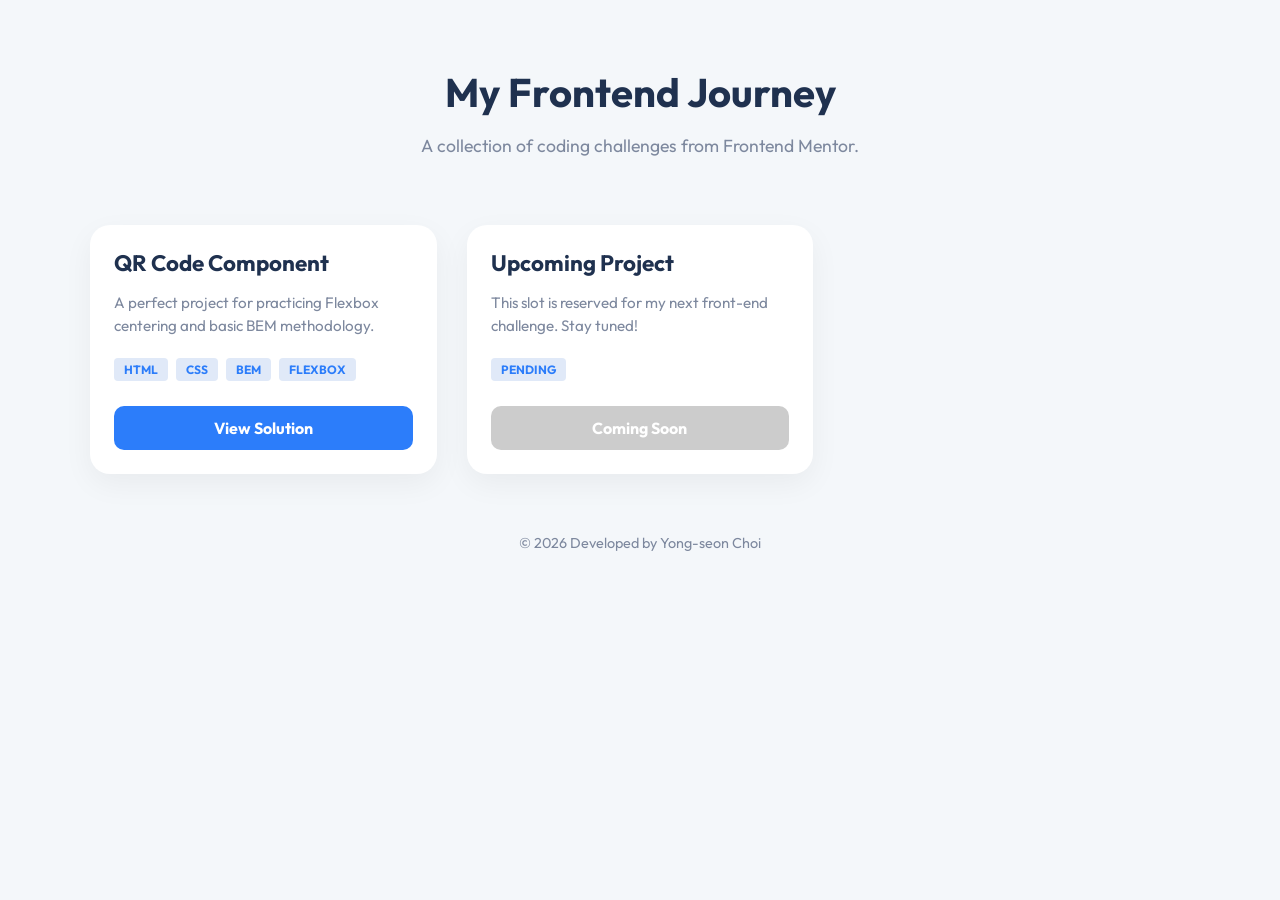
<file: index.html>
<!DOCTYPE html>
<html lang="en">
<head>
    <meta charset="UTF-8">
    <meta name="viewport" content="width=device-width, initial-scale=1.0">
    <title>Frontend Mentor | My Solutions</title>
    <link rel="preconnect" href="https://fonts.googleapis.com">
    <link rel="preconnect" href="https://fonts.gstatic.com" crossorigin>
    <link href="https://fonts.googleapis.com/css2?family=Outfit:wght@400;700&display=swap" rel="stylesheet">
    <link rel="stylesheet" href="./css/style.css">
</head>
<body>

<header>
    <h1>My Frontend Journey</h1>
    <p>A collection of coding challenges from Frontend Mentor.</p>
</header>

<main class="project-grid">

    <article class="card">
        <div>
            <h2 class="card__title">QR Code Component</h2>
            <p class="card__description">A perfect project for practicing Flexbox centering and basic BEM methodology.</p>
            <div class="card__tags">
                <span class="tag">HTML</span>
                <span class="tag">CSS</span>
                <span class="tag">BEM</span>
                <span class="tag">Flexbox</span>
            </div>
        </div>
        <a href="./challenges/qr-code-component-main/index.html" class="card__link">View Solution</a>
    </article>

    <article class="card">
        <div>
            <h2 class="card__title">Upcoming Project</h2>
            <p class="card__description">This slot is reserved for my next front-end challenge. Stay tuned!</p>
            <div class="card__tags">
                <span class="tag">Pending</span>
            </div>
        </div>
        <a href="#" class="card__link" style="background-color: #ccc; cursor: not-allowed;">Coming Soon</a>
    </article>

</main>

<footer>
    &copy; 2026 Developed by Yong-seon Choi
</footer>

</body>
</html>
</file>
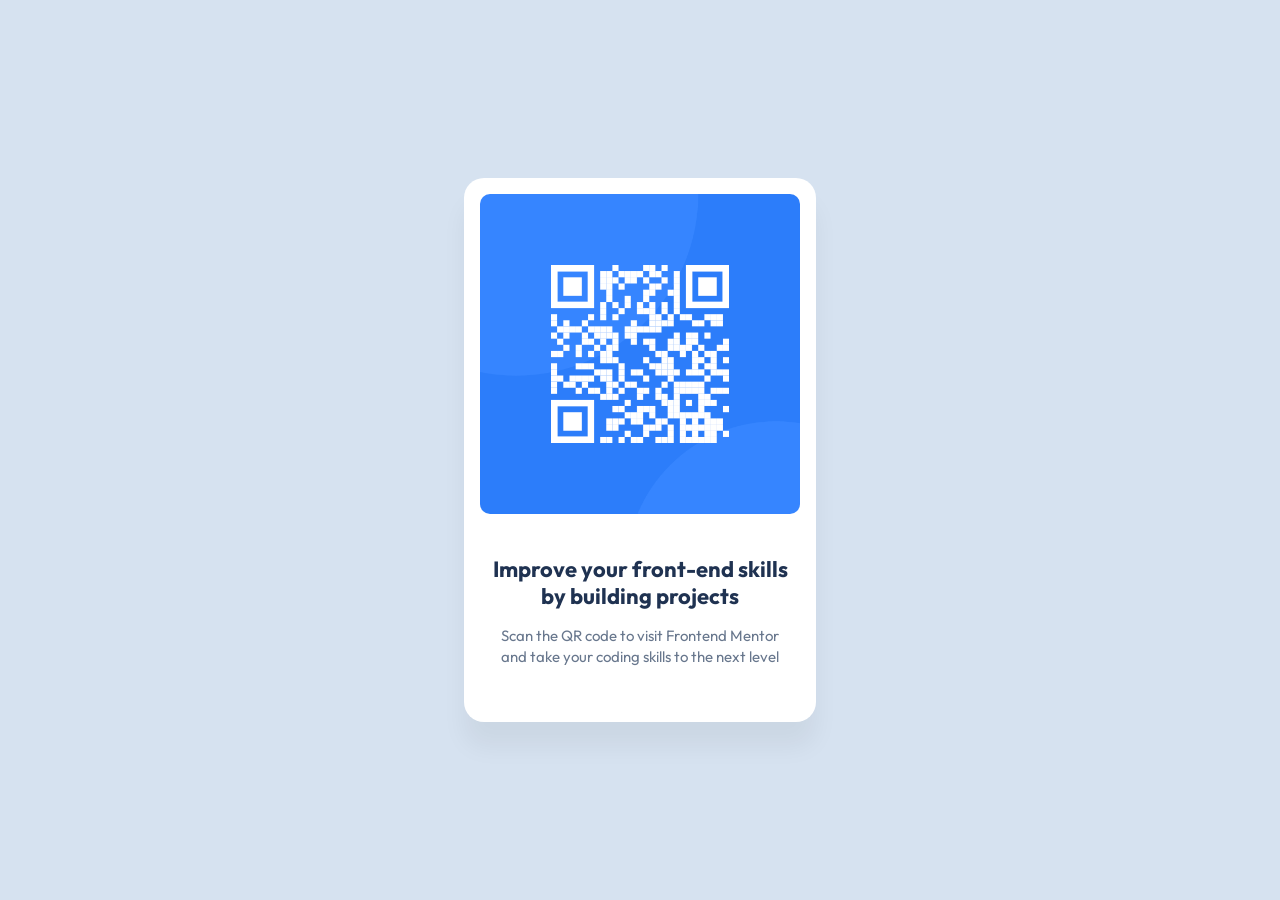
<file: qr-code-component-main/index.html>
<!DOCTYPE html>

<html lang="ko">

<head>
  <meta charset="UTF-8">
  <meta name="viewport" content="width=device-width, initial-scale=1.0">

  <title>QR 코드 컴포넌트 실습</title>

  <link rel="preconnect" href="https://fonts.googleapis.com">
  <link rel="preconnect" href="https://fonts.gstatic.com" crossorigin>
  <link href="https://fonts.googleapis.com/css2?family=Outfit:wght@400;700&display=swap" rel="stylesheet">

  <link rel="stylesheet" href="css/style.css">
</head>

<body>
<main class="container">

  <article class="qr-card">

    <div class="qr-card__image-container">
      <img src="assets/images/image-qr-code.png" alt="프론트엔드 멘토 사이트로 연결되는 QR 코드">
    </div>

    <div class="qr-card__content">
      <h1 class="qr-card__title">
        Improve your front-end skills by building projects
      </h1>

      <p class="qr-card__description">
        Scan the QR code to visit Frontend Mentor and take your coding skills to the next level
      </p>
    </div>

  </article> </main> </body>
</html>
</file>
<file: css/style.css>
:root {
    --bg-color: #f4f7fa;
    --primary-color: #2c7dfa;
    --text-dark: #1f314f;
    --text-gray: #7d889e;
    --white: #ffffff;
}

body {
    font-family: 'Outfit', sans-serif;
    background-color: var(--bg-color);
    margin: 0;
    padding: 40px 20px;
    display: flex;
    flex-direction: column;
    align-items: center;
}

header {
    text-align: center;
    margin-bottom: 50px;
}

header h1 {
    color: var(--text-dark);
    font-size: 2.5rem;
    margin-bottom: 10px;
}

header p {
    color: var(--text-gray);
    font-size: 1.1rem;
}

/* Project Grid Container */
.project-grid {
    display: grid;
    grid-template-columns: repeat(auto-fill, minmax(300px, 1fr));
    gap: 30px;
    width: 100%;
    max-width: 1100px;
}

/* Project Card Styling (BEM approach) */
.card {
    background: var(--white);
    padding: 24px;
    border-radius: 20px;
    box-shadow: 0 10px 30px rgba(0, 0, 0, 0.05);
    transition: transform 0.3s ease;
    display: flex;
    flex-direction: column;
    justify-content: space-between;
}

.card:hover {
    transform: translateY(-10px);
}

.card__title {
    color: var(--text-dark);
    font-size: 1.4rem;
    margin: 0 0 12px 0;
}

.card__description {
    color: var(--text-gray);
    font-size: 0.95rem;
    line-height: 1.5;
    margin-bottom: 20px;
}

.card__tags {
    display: flex;
    flex-wrap: wrap;
    gap: 8px;
    margin-bottom: 25px;
}

.tag {
    background-color: #e0e9f8;
    color: var(--primary-color);
    font-size: 0.75rem;
    font-weight: 700;
    padding: 4px 10px;
    border-radius: 4px;
    text-transform: uppercase;
}

.card__link {
    display: inline-block;
    background-color: var(--primary-color);
    color: var(--white);
    text-align: center;
    text-decoration: none;
    padding: 12px;
    border-radius: 10px;
    font-weight: 700;
    transition: opacity 0.2s;
}

.card__link:hover {
    opacity: 0.85;
}

footer {
    margin-top: 60px;
    color: var(--text-gray);
    font-size: 0.9rem;
}
</file>
<file: qr-code-component-main/css/style.css>
body {
    /* 스타일 가이드의 배경색 (Slate 300) */
    background-color: hsl(212, 45%, 89%);

    /* 화면 정중앙 정렬을 위한 설정 */
    display: flex;
    justify-content: center; /* 가로 중앙 */
    align-items: center;     /* 세로 중앙 */

    /* 화면 전체 높이를 확보해야 '세로 중앙'이 먹힙니다 */
    min-height: 100vh;
    margin: 0;

    /* 폰트 설정 */
    font-family: 'Outfit', sans-serif;
}

.qr-card {
    background-color: hsl(0, 0%, 100%); /* White */
    width: 320px;                      /* 데스크탑 기준 고정 너비 */
    padding: 16px;                     /* 카드 안쪽의 하얀 테두리 간격 */
    border-radius: 20px;               /* 모서리를 둥글게 */

    /* 은은하게 퍼지는 그림자 효과 */
    box-shadow: 0 25px 25px rgba(0, 0, 0, 0.05);

    /* 내부 텍스트들을 일괄 중앙 정렬 */
    text-align: center;
}
/* 이미지 영역 */
.qr-card__image-container img{
    width: 100%;           /* 부모 너비에 꽉 맞춤 */
    border-radius: 10px;   /* 이미지 모서리도 둥글게 */
    display: block;        /* 하단 미세한 공백 제거 */
}

/* 텍스트 영역 */
.qr-card__content {
    padding: 24px 12px;    /* 텍스트 주변에 충분한 여백 */
}

.qr-card__title {
    color: hsl(218, 44%, 22%); /* Slate 900 (진한 남색) */
    font-size: 22px;
    font-weight: 700;          /* Bold */
    line-height: 1.2;
    margin-bottom: 16px;       /* 설명글과의 간격 */
}

.qr-card__description {
    color: hsl(216, 15%, 48%); /* Slate 500 (회색) */
    font-size: 15px;
    font-weight: 400;          /* Regular */
    line-height: 1.4;
}
</file>
